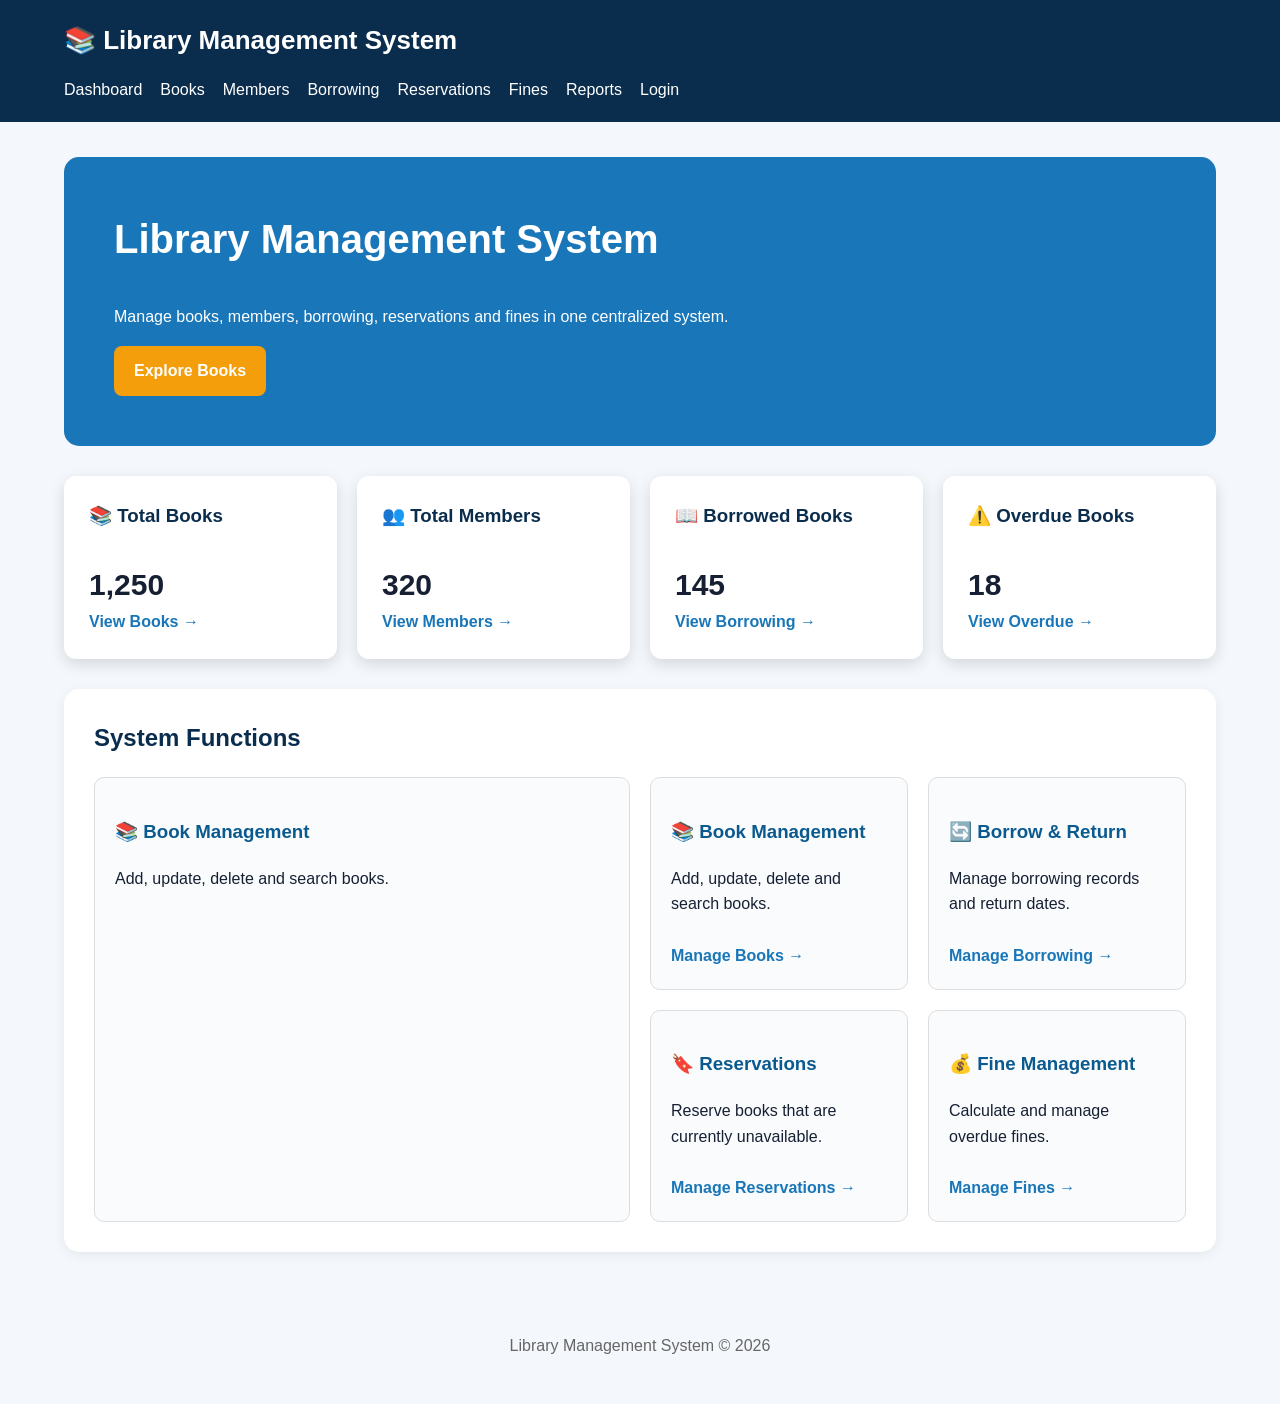
<file: index.html>
<!DOCTYPE html>
<html lang="en">
<head>
    <meta charset="UTF-8">
    <meta name="viewport" content="width=device-width, initial-scale=1.0">
    <title>Library Management System</title>

    <link rel="stylesheet" href="style.css">
</head>

<body>

<header>
    <h1>📚 Library Management System</h1>

    <nav>
        <a href="index.html">Dashboard</a>
        <a href="books.html">Books</a>
        <a href="members.html">Members</a>
        <a href="borrowing.html">Borrowing</a>
        <a href="reservations.html">Reservations</a>
        <a href="fines.html">Fines</a>
        <a href="reports.html">Reports</a>
        <a href="login.html">Login</a>
    </nav>
</header>

<main>

    <section class="hero">
        <h2>Library Management System</h2>
        <p>
            Manage books, members, borrowing, reservations and fines
            in one centralized system.
        </p>

        <a href="books.html" class="button">
            Explore Books
        </a>
    </section>

    <section class="dashboard">

    <a href="books.html" class="card-link">
        <div class="card">
            <h3>📚 Total Books</h3>
            <p>1,250</p>
            <span>View Books →</span>
        </div>
    </a>

    <a href="members.html" class="card-link">
        <div class="card">
            <h3>👥 Total Members</h3>
            <p>320</p>
            <span>View Members →</span>
        </div>
    </a>

    <a href="borrowing.html" class="card-link">
        <div class="card">
            <h3>📖 Borrowed Books</h3>
            <p>145</p>
            <span>View Borrowing →</span>
        </div>
    </a>

    <a href="borrowing.html" class="card-link">
        <div class="card">
            <h3>⚠️ Overdue Books</h3>
            <p>18</p>
            <span>View Overdue →</span>
        </div>
    </a>

</section>

    <section class="content">
        <h2>System Functions</h2>

        <div class="features">

            <div class="feature">
                <h3>📚 Book Management</h3>
                <p>
                    Add, update, delete and search books.
                </p>
            </div>

            <div class="features">

    <a href="books.html" class="feature-link">
        <div class="feature">
            <h3>📚 Book Management</h3>
            <p>Add, update, delete and search books.</p>
            <strong>Manage Books →</strong>
        </div>
    </a>


    <a href="borrowing.html" class="feature-link">
        <div class="feature">
            <h3>🔄 Borrow & Return</h3>
            <p>Manage borrowing records and return dates.</p>
            <strong>Manage Borrowing →</strong>
        </div>
    </a>


    <a href="reservations.html" class="feature-link">
        <div class="feature">
            <h3>🔖 Reservations</h3>
            <p>Reserve books that are currently unavailable.</p>
            <strong>Manage Reservations →</strong>
        </div>
    </a>


    <a href="fines.html" class="feature-link">
        <div class="feature">
            <h3>💰 Fine Management</h3>
            <p>Calculate and manage overdue fines.</p>
            <strong>Manage Fines →</strong>
        </div>
    </a>

</div>

</main>

<footer>
    <p>Library Management System © 2026</p>
</footer>

</body>
</html>
</file>
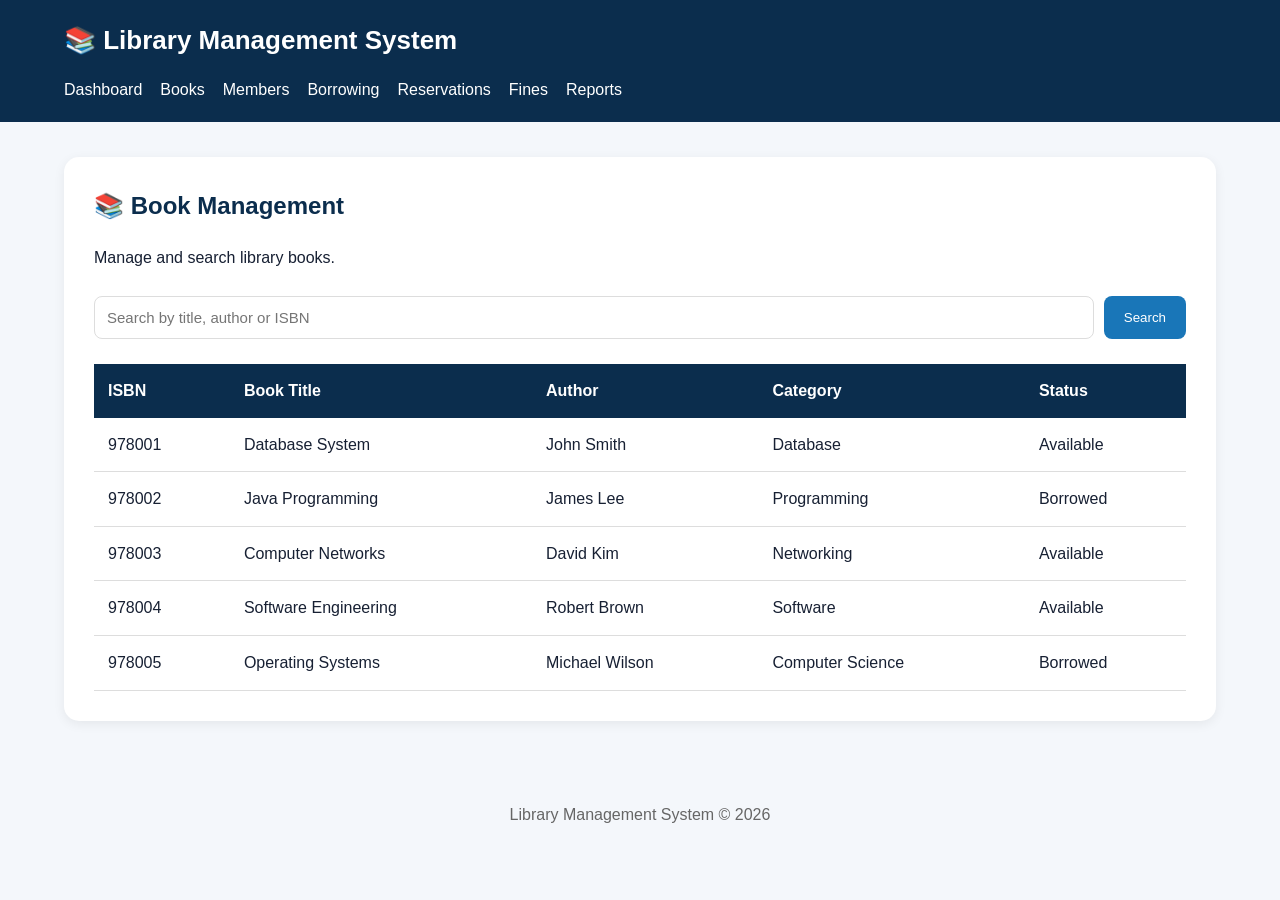
<file: book.html>
<!DOCTYPE html>
<html lang="en">
<head>
    <meta charset="UTF-8">
    <meta name="viewport" content="width=device-width, initial-scale=1.0">

    <title>Books - Library Management System</title>

    <link rel="stylesheet" href="style.css">
</head>

<body>

<header>
    <h1>📚 Library Management System</h1>

    <nav>
        <a href="index.html">Dashboard</a>
        <a href="books.html">Books</a>
        <a href="members.html">Members</a>
        <a href="borrowing.html">Borrowing</a>
        <a href="reservations.html">Reservations</a>
        <a href="fines.html">Fines</a>
        <a href="reports.html">Reports</a>
    </nav>
</header>

<main>

    <section class="content">

        <h2>📚 Book Management</h2>

        <p>Manage and search library books.</p>

        <div class="search-box">
            <input type="text" placeholder="Search by title, author or ISBN">
            <button>Search</button>
        </div>

        <table>
            <thead>
                <tr>
                    <th>ISBN</th>
                    <th>Book Title</th>
                    <th>Author</th>
                    <th>Category</th>
                    <th>Status</th>
                </tr>
            </thead>

            <tbody>

                <tr>
                    <td>978001</td>
                    <td>Database System</td>
                    <td>John Smith</td>
                    <td>Database</td>
                    <td>Available</td>
                </tr>

                <tr>
                    <td>978002</td>
                    <td>Java Programming</td>
                    <td>James Lee</td>
                    <td>Programming</td>
                    <td>Borrowed</td>
                </tr>

                <tr>
                    <td>978003</td>
                    <td>Computer Networks</td>
                    <td>David Kim</td>
                    <td>Networking</td>
                    <td>Available</td>
                </tr>

                <tr>
                    <td>978004</td>
                    <td>Software Engineering</td>
                    <td>Robert Brown</td>
                    <td>Software</td>
                    <td>Available</td>
                </tr>

                <tr>
                    <td>978005</td>
                    <td>Operating Systems</td>
                    <td>Michael Wilson</td>
                    <td>Computer Science</td>
                    <td>Borrowed</td>
                </tr>

            </tbody>
        </table>

    </section>

</main>

<footer>
    <p>Library Management System © 2026</p>
</footer>

</body>
</html>
</file>
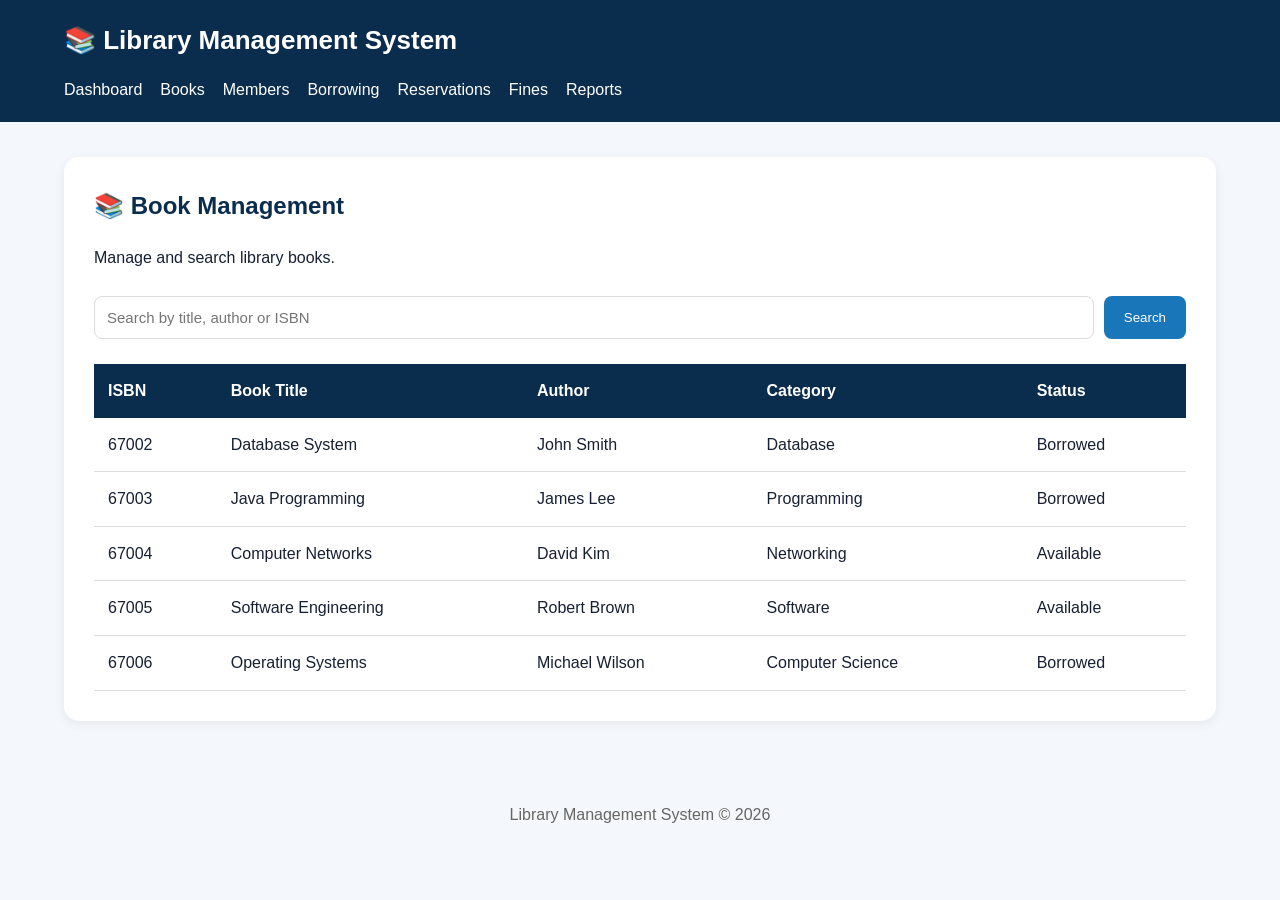
<file: books.html>
<!DOCTYPE html>
<html lang="en">
<head>
    <meta charset="UTF-8">
    <meta name="viewport" content="width=device-width, initial-scale=1.0">

    <title>Books - Library Management System</title>

    <link rel="stylesheet" href="style.css">
</head>

<body>

<header>
    <h1>📚 Library Management System</h1>

    <nav>
        <a href="index.html">Dashboard</a>
        <a href="books.html">Books</a>
        <a href="members.html">Members</a>
        <a href="borrowing.html">Borrowing</a>
        <a href="reservations.html">Reservations</a>
        <a href="fines.html">Fines</a>
        <a href="reports.html">Reports</a>
    </nav>
</header>

<main>

    <section class="content">

        <h2>📚 Book Management</h2>

        <p>Manage and search library books.</p>

        <div class="search-box">
            <input type="text" placeholder="Search by title, author or ISBN">
            <button>Search</button>
        </div>

        <table>
            <thead>
                <tr>
                    <th>ISBN</th>
                    <th>Book Title</th>
                    <th>Author</th>
                    <th>Category</th>
                    <th>Status</th>
                </tr>
            </thead>

            <tbody>

                <tr>
                    <td>67002</td>
                    <td>Database System</td>
                    <td>John Smith</td>
                    <td>Database</td>
                    <td>Borrowed</td>
                </tr>

                <tr>
                    <td>67003</td>
                    <td>Java Programming</td>
                    <td>James Lee</td>
                    <td>Programming</td>
                    <td>Borrowed</td>
                </tr>

                <tr>
                    <td>67004</td>
                    <td>Computer Networks</td>
                    <td>David Kim</td>
                    <td>Networking</td>
                    <td>Available</td>
                </tr>

                <tr>
                    <td>67005</td>
                    <td>Software Engineering</td>
                    <td>Robert Brown</td>
                    <td>Software</td>
                    <td>Available</td>
                </tr>

                <tr>
                    <td>67006</td>
                    <td>Operating Systems</td>
                    <td>Michael Wilson</td>
                    <td>Computer Science</td>
                    <td>Borrowed</td>
                </tr>

            </tbody>
        </table>

    </section>

</main>

<footer>
    <p>Library Management System © 2026</p>
</footer>

</body>
</html>
</file>
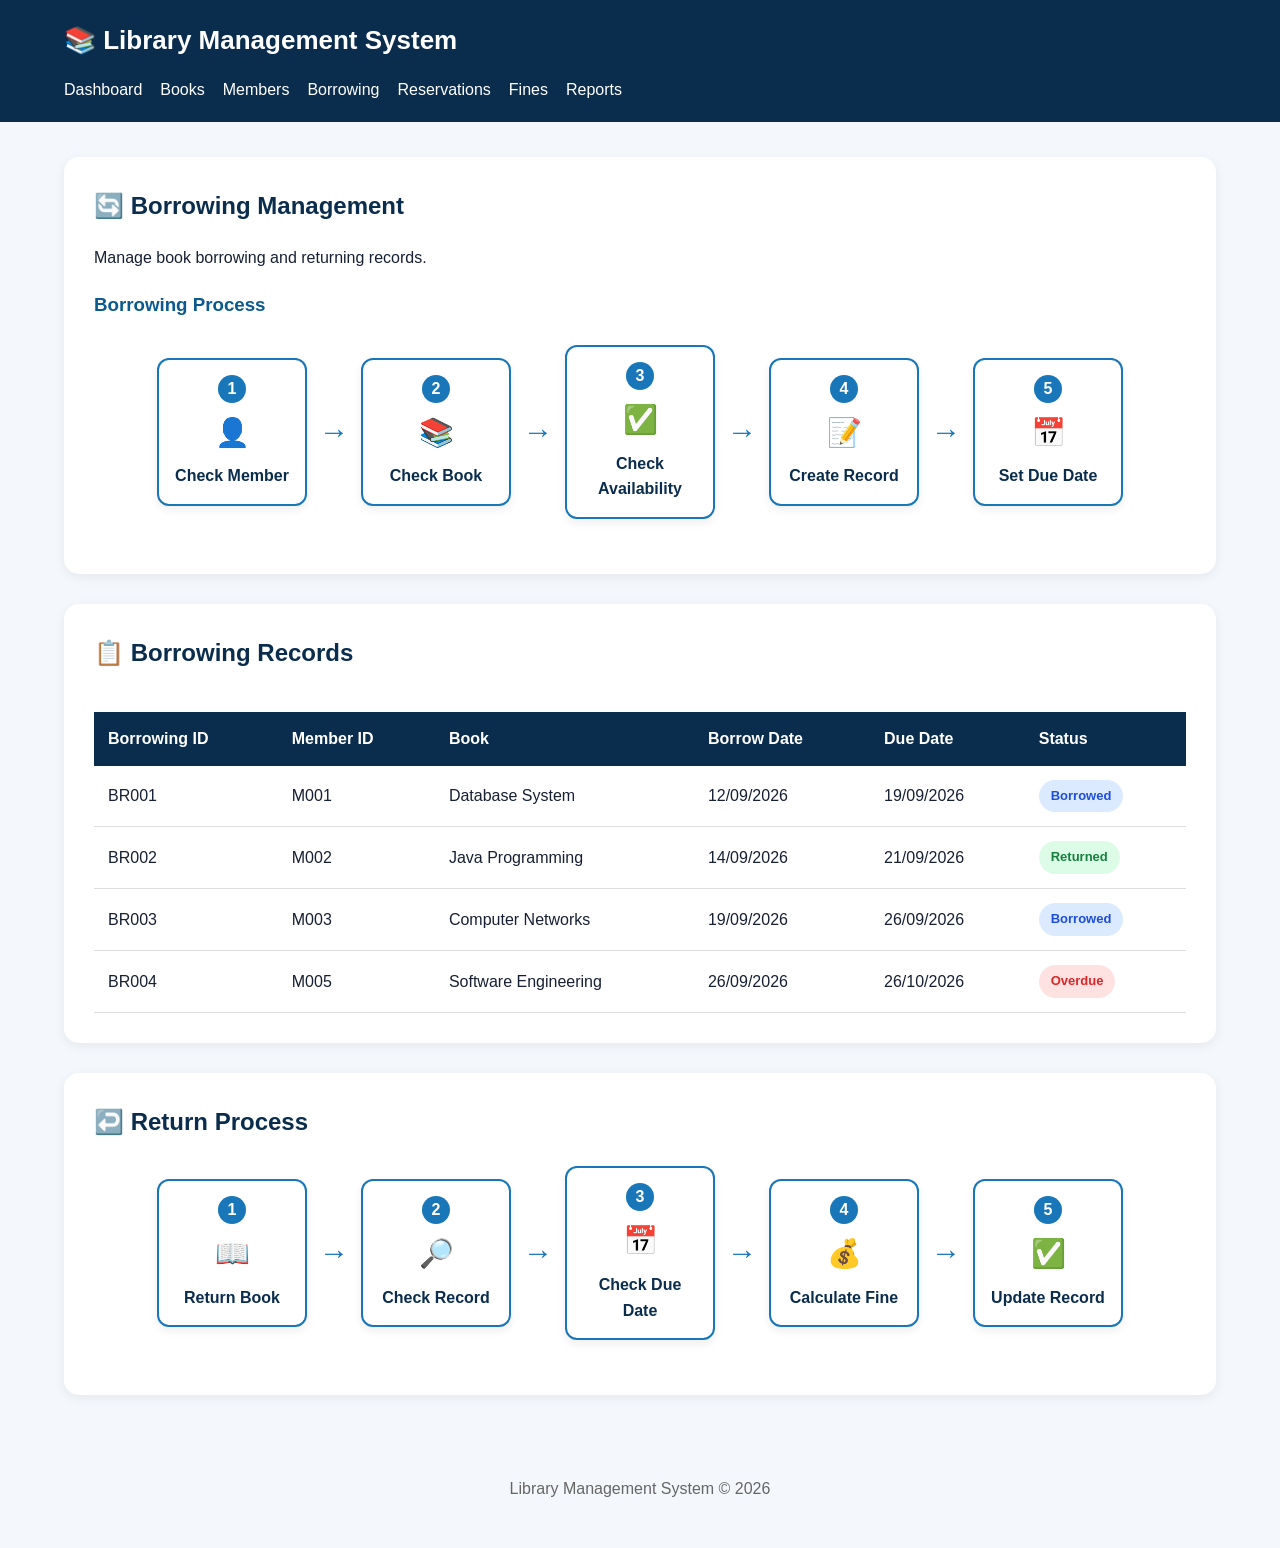
<file: borrowing.html>
<!DOCTYPE html>
<html lang="en">
<head>
    <meta charset="UTF-8">
    <meta name="viewport" content="width=device-width, initial-scale=1.0">
    <title>Borrowing Management</title>
    <link rel="stylesheet" href="style.css">
</head>

<body>

<header>
    <h1>📚 Library Management System</h1>

    <nav>
        <a href="index.html">Dashboard</a>
        <a href="books.html">Books</a>
        <a href="members.html">Members</a>
        <a href="borrowing.html">Borrowing</a>
        <a href="reservations.html">Reservations</a>
        <a href="fines.html">Fines</a>
        <a href="reports.html">Reports</a>
    </nav>
</header>

<main>

    <!-- PAGE TITLE -->
    <section class="content">
        <h2>🔄 Borrowing Management</h2>
        <p>Manage book borrowing and returning records.</p>

        <!-- BORROWING PROCESS -->
        <h3>Borrowing Process</h3>

        <div class="process">

            <div class="process-step">
                <div class="step-number">1</div>
                <div>👤</div>
                <strong>Check Member</strong>
            </div>

            <div class="process-arrow">→</div>

            <div class="process-step">
                <div class="step-number">2</div>
                <div>📚</div>
                <strong>Check Book</strong>
            </div>

            <div class="process-arrow">→</div>

            <div class="process-step">
                <div class="step-number">3</div>
                <div>✅</div>
                <strong>Check Availability</strong>
            </div>

            <div class="process-arrow">→</div>

            <div class="process-step">
                <div class="step-number">4</div>
                <div>📝</div>
                <strong>Create Record</strong>
            </div>

            <div class="process-arrow">→</div>

            <div class="process-step">
                <div class="step-number">5</div>
                <div>📅</div>
                <strong>Set Due Date</strong>
            </div>

        </div>
    </section>


    <!-- BORROWING RECORDS -->
    <section class="content">

        <h2>📋 Borrowing Records</h2>

        <div class="table-container">

            <table>

                <thead>
                    <tr>
                        <th>Borrowing ID</th>
                        <th>Member ID</th>
                        <th>Book</th>
                        <th>Borrow Date</th>
                        <th>Due Date</th>
                        <th>Status</th>
                    </tr>
                </thead>

                <tbody>

                    <tr>
                        <td>BR001</td>
                        <td>M001</td>
                        <td>Database System</td>
                        <td>12/09/2026</td>
                        <td>19/09/2026</td>
                        <td>
                            <span class="status borrowed">Borrowed</span>
                        </td>
                    </tr>

                    <tr>
                        <td>BR002</td>
                        <td>M002</td>
                        <td>Java Programming</td>
                        <td>14/09/2026</td>
                        <td>21/09/2026</td>
                        <td>
                            <span class="status returned">Returned</span>
                        </td>
                    </tr>

                    <tr>
                        <td>BR003</td>
                        <td>M003</td>
                        <td>Computer Networks</td>
                        <td>19/09/2026</td>
                        <td>26/09/2026</td>
                        <td>
                            <span class="status borrowed">Borrowed</span>
                        </td>
                    </tr>

                    <tr>
                        <td>BR004</td>
                        <td>M005</td>
                        <td>Software Engineering</td>
                        <td>26/09/2026</td>
                        <td>26/10/2026</td>
                        <td>
                            <span class="status overdue">Overdue</span>                           
                        </td>
                    </tr>

                </tbody>

            </table>

        </div>

    </section>


    <!-- RETURN PROCESS -->
    <section class="content">

        <h2>↩️ Return Process</h2>

        <div class="process">

            <div class="process-step">
                <div class="step-number">1</div>
                <div>📖</div>
                <strong>Return Book</strong>
            </div>

            <div class="process-arrow">→</div>

            <div class="process-step">
                <div class="step-number">2</div>
                <div>🔎</div>
                <strong>Check Record</strong>
            </div>

            <div class="process-arrow">→</div>

            <div class="process-step">
                <div class="step-number">3</div>
                <div>📅</div>
                <strong>Check Due Date</strong>
            </div>

            <div class="process-arrow">→</div>

            <div class="process-step">
                <div class="step-number">4</div>
                <div>💰</div>
                <strong>Calculate Fine</strong>
            </div>

            <div class="process-arrow">→</div>

            <div class="process-step">
                <div class="step-number">5</div>
                <div>✅</div>
                <strong>Update Record</strong>
            </div>

        </div>

    </section>

</main>


<footer>
    <p>Library Management System © 2026</p>
</footer>

</body>
</html>
</file>
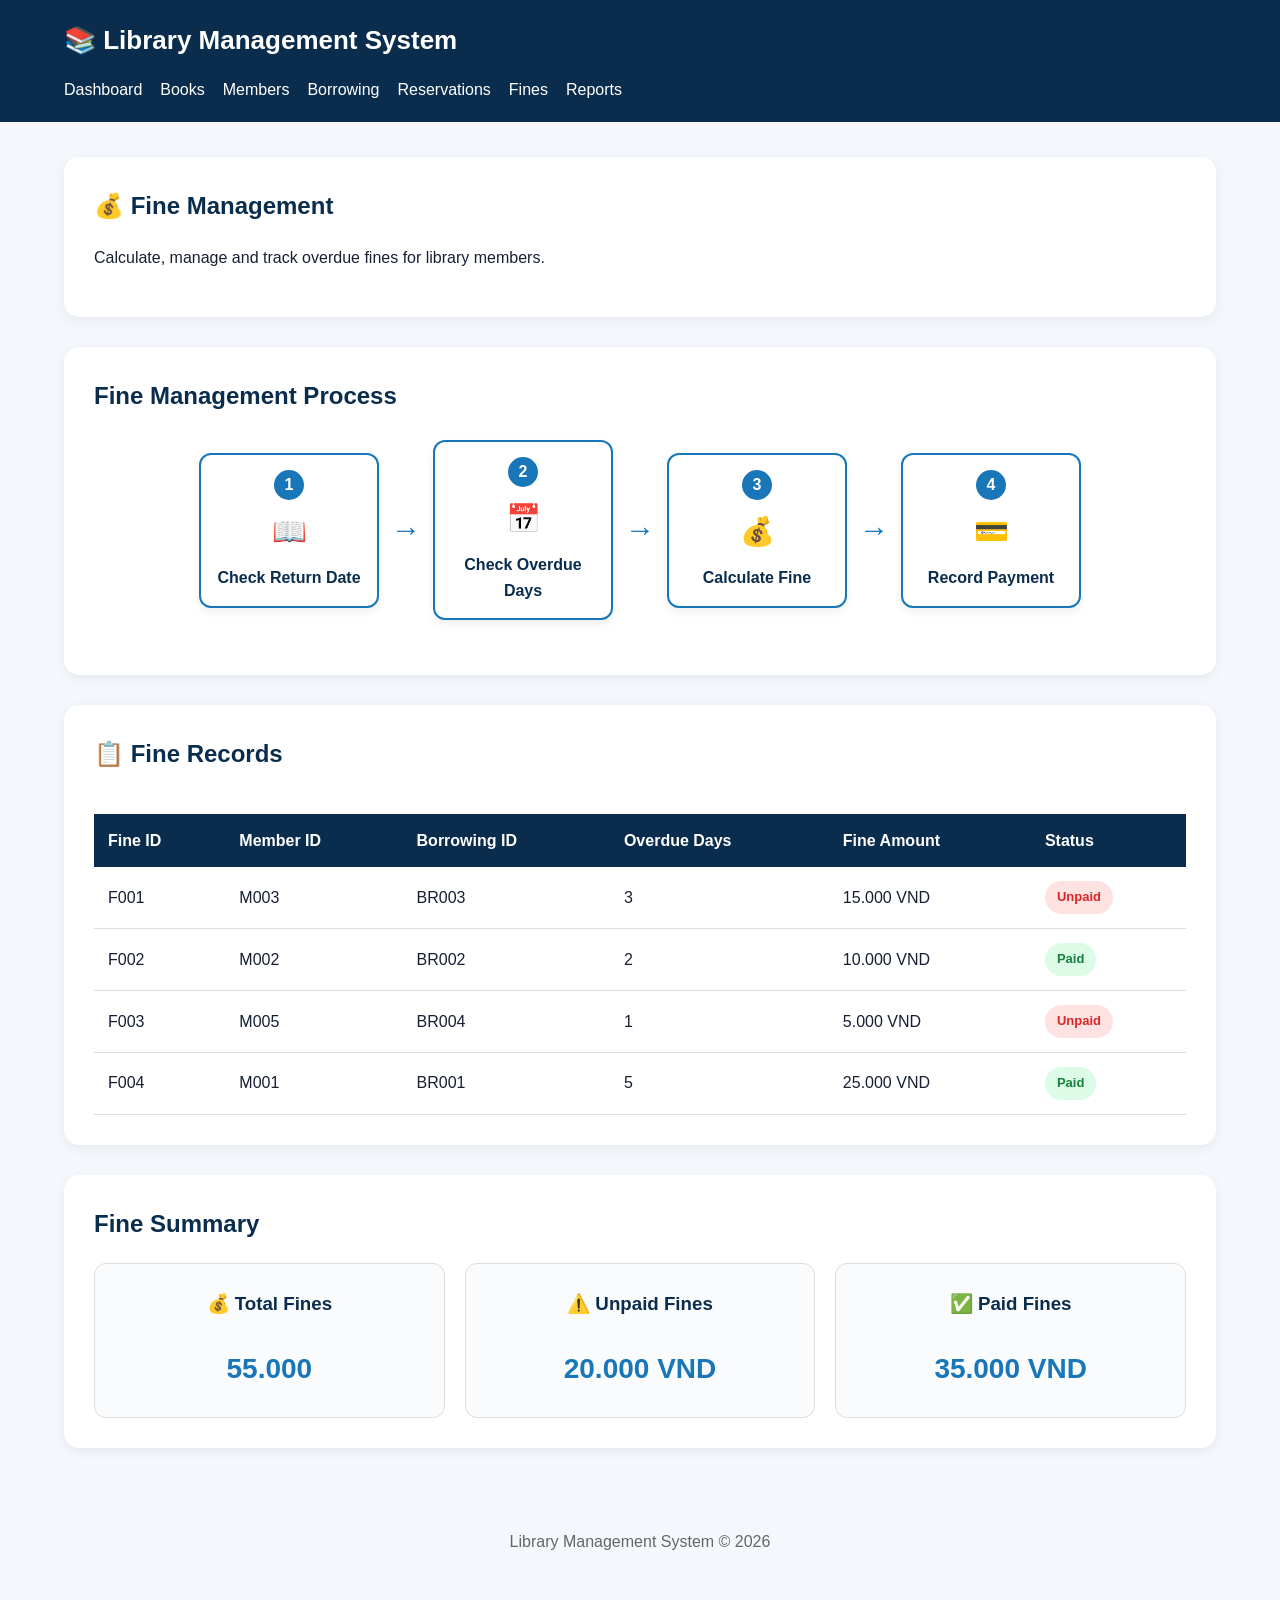
<file: fines.html>
<!DOCTYPE html>
<html lang="en">

<head>
    <meta charset="UTF-8">
    <meta name="viewport" content="width=device-width, initial-scale=1.0">

    <title>Fine Management</title>

    <link rel="stylesheet" href="style.css">
</head>

<body>

<header>

    <h1>📚 Library Management System</h1>

    <nav>
        <a href="index.html">Dashboard</a>
        <a href="books.html">Books</a>
        <a href="members.html">Members</a>
        <a href="borrowing.html">Borrowing</a>
        <a href="reservations.html">Reservations</a>
        <a href="fines.html">Fines</a>
        <a href="reports.html">Reports</a>
    </nav>

</header>


<main>

    <!-- PAGE INTRODUCTION -->

    <section class="content">

        <h2>💰 Fine Management</h2>

        <p>
            Calculate, manage and track overdue fines for library members.
        </p>

    </section>


    <!-- FINE PROCESS -->

    <section class="content">

        <h2>Fine Management Process</h2>

        <div class="fine-process">

            <div class="fine-step">

                <div class="fine-number">1</div>

                <div class="fine-icon">📖</div>

                <strong>Check Return Date</strong>

            </div>


            <div class="fine-arrow">→</div>


            <div class="fine-step">

                <div class="fine-number">2</div>

                <div class="fine-icon">📅</div>

                <strong>Check Overdue Days</strong>

            </div>


            <div class="fine-arrow">→</div>


            <div class="fine-step">

                <div class="fine-number">3</div>

                <div class="fine-icon">💰</div>

                <strong>Calculate Fine</strong>

            </div>


            <div class="fine-arrow">→</div>


            <div class="fine-step">

                <div class="fine-number">4</div>

                <div class="fine-icon">💳</div>

                <strong>Record Payment</strong>

            </div>

        </div>

    </section>


    <!-- FINE RECORDS -->

    <section class="content">

        <h2>📋 Fine Records</h2>

        <div class="table-container">

            <table>

                <thead>

                    <tr>

                        <th>Fine ID</th>

                        <th>Member ID</th>

                        <th>Borrowing ID</th>

                        <th>Overdue Days</th>

                        <th>Fine Amount</th>

                        <th>Status</th>

                    </tr>

                </thead>


                <tbody>

                    <tr>

                        <td>F001</td>

                        <td>M003</td>

                        <td>BR003</td>

                        <td>3</td>

                        <td>15.000 VND</td>

                        <td>
                            <span class="fine-status unpaid">
                                Unpaid
                            </span>
                        </td>

                    </tr>


                    <tr>

                        <td>F002</td>

                        <td>M002</td>

                        <td>BR002</td>

                        <td>2</td>

                        <td>10.000 VND</td>

                        <td>
                            <span class="fine-status paid">
                                Paid
                            </span>
                        </td>

                    </tr>


                    <tr>

                        <td>F003</td>

                        <td>M005</td>

                        <td>BR004</td>

                        <td>1</td>

                        <td>5.000 VND</td>

                        <td>
                            <span class="fine-status unpaid">
                                Unpaid
                            </span>
                        </td>

                    </tr>


                    <tr>

                        <td>F004</td>

                        <td>M001</td>

                        <td>BR001</td>

                        <td>5</td>

                        <td>25.000 VND</td>

                        <td>
                            <span class="fine-status paid">
                                Paid
                            </span>
                        </td>

                    </tr>

                </tbody>

            </table>

        </div>

    </section>


    <!-- FINE SUMMARY -->

    <section class="content">

        <h2>Fine Summary</h2>

        <div class="fine-summary">

            <div class="fine-card">

                <h3>💰 Total Fines</h3>

                <p>55.000 </p>

            </div>


            <div class="fine-card">

                <h3>⚠️ Unpaid Fines</h3>

                <p>20.000 VND</p>

            </div>


            <div class="fine-card">

                <h3>✅ Paid Fines</h3>

                <p>35.000 VND</p>

            </div>

        </div>

    </section>

</main>


<footer>

    <p>Library Management System © 2026</p>

</footer>

</body>

</html>
</file>
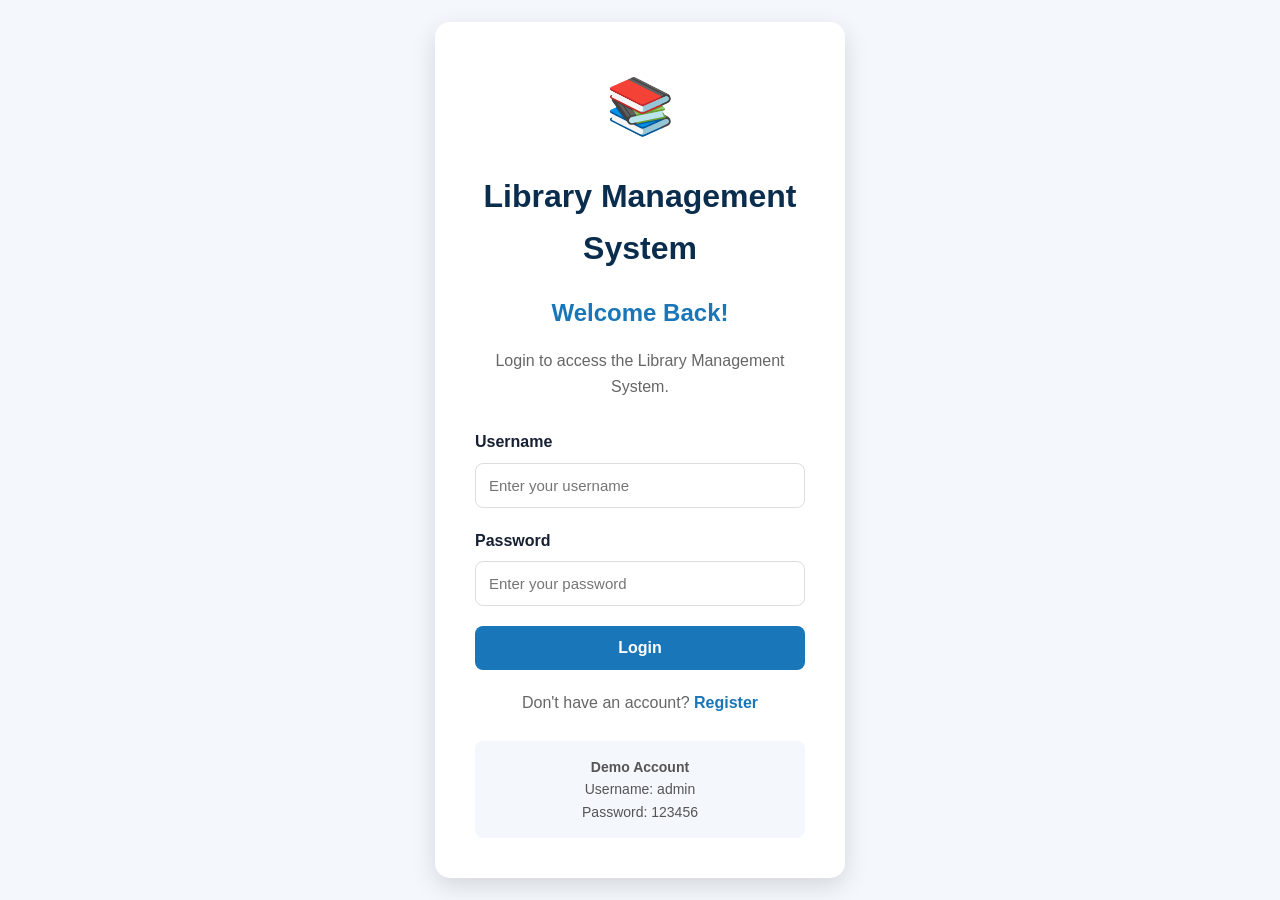
<file: login.html>
<!DOCTYPE html>
<html lang="en">
<head>
    <meta charset="UTF-8">
    <meta name="viewport" content="width=device-width, initial-scale=1.0">

    <title>Login - Library Management System</title>

    <link rel="stylesheet" href="style.css">
</head>

<body class="login-page">

    <div class="login-container">

        <div class="login-card">

            <div class="login-logo">📚</div>

            <h1>Library Management System</h1>

            <!-- LOGIN -->
            <div id="loginSection">

                <h2>Welcome Back!</h2>

                <p class="login-description">
                    Login to access the Library Management System.
                </p>

                <form id="loginForm">

                    <label for="loginUsername">Username</label>

                    <input
                        type="text"
                        id="loginUsername"
                        placeholder="Enter your username"
                        required
                    >

                    <label for="loginPassword">Password</label>

                    <input
                        type="password"
                        id="loginPassword"
                        placeholder="Enter your password"
                        required
                    >

                    <button type="submit" class="login-button">
                        Login
                    </button>

                    <p id="loginMessage"></p>

                </form>

                <p class="switch-text">
                    Don't have an account?
                    <a href="#" id="showRegister">Register</a>
                </p>

                <div class="demo-account">
                    <strong>Demo Account</strong>
                    <br>
                    Username: admin
                    <br>
                    Password: 123456
                </div>

            </div>


            <!-- REGISTER -->
            <div id="registerSection" style="display: none;">

                <h2>Create Account</h2>

                <p class="login-description">
                    Register a new library account.
                </p>

                <form id="registerForm">

                    <label for="registerName">Full Name</label>

                    <input
                        type="text"
                        id="registerName"
                        placeholder="Enter your full name"
                        required
                    >

                    <label for="registerUsername">Username</label>

                    <input
                        type="text"
                        id="registerUsername"
                        placeholder="Create a username"
                        required
                    >

                    <label for="registerEmail">Email</label>

                    <input
                        type="email"
                        id="registerEmail"
                        placeholder="Enter your email"
                        required
                    >

                    <label for="registerPassword">Password</label>

                    <input
                        type="password"
                        id="registerPassword"
                        placeholder="Create a password"
                        required
                    >

                    <label for="confirmPassword">Confirm Password</label>

                    <input
                        type="password"
                        id="confirmPassword"
                        placeholder="Confirm your password"
                        required
                    >

                    <button type="submit" class="login-button">
                        Register
                    </button>

                    <p id="registerMessage"></p>

                </form>

                <p class="switch-text">
                    Already have an account?
                    <a href="#" id="showLogin">Login</a>
                </p>

            </div>

        </div>

    </div>


    <script>

        /* =========================
           SWITCH LOGIN / REGISTER
        ========================= */

        const loginSection = document.getElementById("loginSection");
        const registerSection = document.getElementById("registerSection");

        document.getElementById("showRegister").addEventListener("click", function(event) {

            event.preventDefault();

            loginSection.style.display = "none";
            registerSection.style.display = "block";

        });


        document.getElementById("showLogin").addEventListener("click", function(event) {

            event.preventDefault();

            registerSection.style.display = "none";
            loginSection.style.display = "block";

        });


        /* =========================
           LOGIN
        ========================= */

        document.getElementById("loginForm").addEventListener("submit", function(event) {

            event.preventDefault();

            const username = document.getElementById("loginUsername").value;
            const password = document.getElementById("loginPassword").value;

            const message = document.getElementById("loginMessage");


            /* Default admin account */

            if (username === "admin" && password === "123456") {

                message.textContent = "Login successful!";
                message.style.color = "green";

                setTimeout(function() {

                    window.location.href = "index.html";

                }, 800);

                return;
            }


            /* Check registered account */

            const users = JSON.parse(localStorage.getItem("libraryUsers")) || [];

            const user = users.find(function(account) {

                return account.username === username &&
                       account.password === password;

            });


            if (user) {

                message.textContent = "Login successful!";
                message.style.color = "green";

                setTimeout(function() {

                    window.location.href = "index.html";

                }, 800);

            } else {

                message.textContent = "Invalid username or password.";
                message.style.color = "red";

            }

        });


        /* =========================
           REGISTER
        ========================= */

        document.getElementById("registerForm").addEventListener("submit", function(event) {

            event.preventDefault();

            const name = document.getElementById("registerName").value;
            const username = document.getElementById("registerUsername").value;
            const email = document.getElementById("registerEmail").value;
            const password = document.getElementById("registerPassword").value;
            const confirmPassword = document.getElementById("confirmPassword").value;

            const message = document.getElementById("registerMessage");


            /* Check password */

            if (password !== confirmPassword) {

                message.textContent = "Passwords do not match.";
                message.style.color = "red";

                return;
            }


            /* Get existing users */

            const users = JSON.parse(localStorage.getItem("libraryUsers")) || [];


            /* Check username */

            const existingUser = users.find(function(account) {

                return account.username === username;

            });


            if (existingUser) {

                message.textContent = "Username already exists.";
                message.style.color = "red";

                return;
            }


            /* Create new account */

            const newUser = {

                name: name,
                username: username,
                email: email,
                password: password

            };


            users.push(newUser);

            localStorage.setItem("libraryUsers", JSON.stringify(users));


            message.textContent = "Registration successful! You can now login.";
            message.style.color = "green";


            /* Clear form */

            document.getElementById("registerForm").reset();


            /* Go back to Login */

            setTimeout(function() {

                registerSection.style.display = "none";
                loginSection.style.display = "block";

            }, 1200);

        });

    </script>

</body>
</html>
</file>
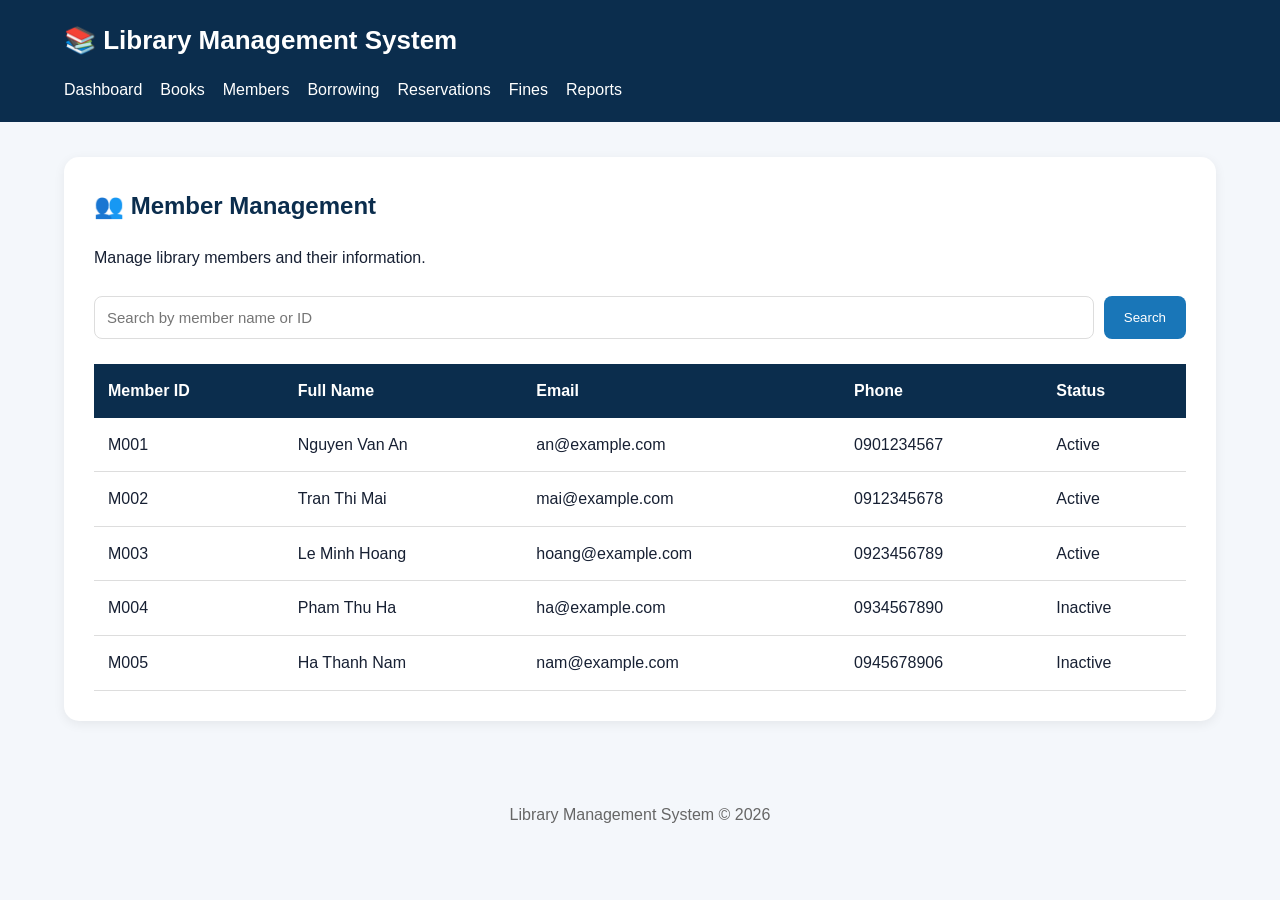
<file: members.html>
<!DOCTYPE html>
<html lang="en">
<head>
    <meta charset="UTF-8">
    <meta name="viewport" content="width=device-width, initial-scale=1.0">

    <title>Members - Library Management System</title>

    <link rel="stylesheet" href="style.css">
</head>

<body>

<header>
    <h1>📚 Library Management System</h1>

    <nav>
        <a href="index.html">Dashboard</a>
        <a href="books.html">Books</a>
        <a href="members.html">Members</a>
        <a href="borrowing.html">Borrowing</a>
        <a href="reservations.html">Reservations</a>
        <a href="fines.html">Fines</a>
        <a href="reports.html">Reports</a>
    </nav>
</header>

<main>

    <section class="content">

        <h2>👥 Member Management</h2>

        <p>Manage library members and their information.</p>

        <div class="search-box">
            <input type="text" placeholder="Search by member name or ID">
            <button>Search</button>
        </div>

        <table>
            <thead>
                <tr>
                    <th>Member ID</th>
                    <th>Full Name</th>
                    <th>Email</th>
                    <th>Phone</th>
                    <th>Status</th>
                </tr>
            </thead>

            <tbody>

                <tr>
                    <td>M001</td>
                    <td>Nguyen Van An</td>
                    <td>an@example.com</td>
                    <td>0901234567</td>
                    <td>Active</td>
                </tr>

                <tr>
                    <td>M002</td>
                    <td>Tran Thi Mai</td>
                    <td>mai@example.com</td>
                    <td>0912345678</td>
                    <td>Active</td>
                </tr>

                <tr>
                    <td>M003</td>
                    <td>Le Minh Hoang</td>
                    <td>hoang@example.com</td>
                    <td>0923456789</td>
                    <td>Active</td>
                </tr>

                <tr>
                    <td>M004</td>
                    <td>Pham Thu Ha</td>
                    <td>ha@example.com</td>
                    <td>0934567890</td>
                    <td>Inactive</td>
                </tr>

                <tr>
                    <td>M005</td>
                    <td>Ha Thanh Nam</td>
                    <td>nam@example.com</td>
                    <td>0945678906</td>
                    <td>Inactive</td>
                </tr>

            </tbody>
        </table>

    </section>

</main>

<footer>
    <p>Library Management System © 2026</p>
</footer>

</body>
</html>
</file>
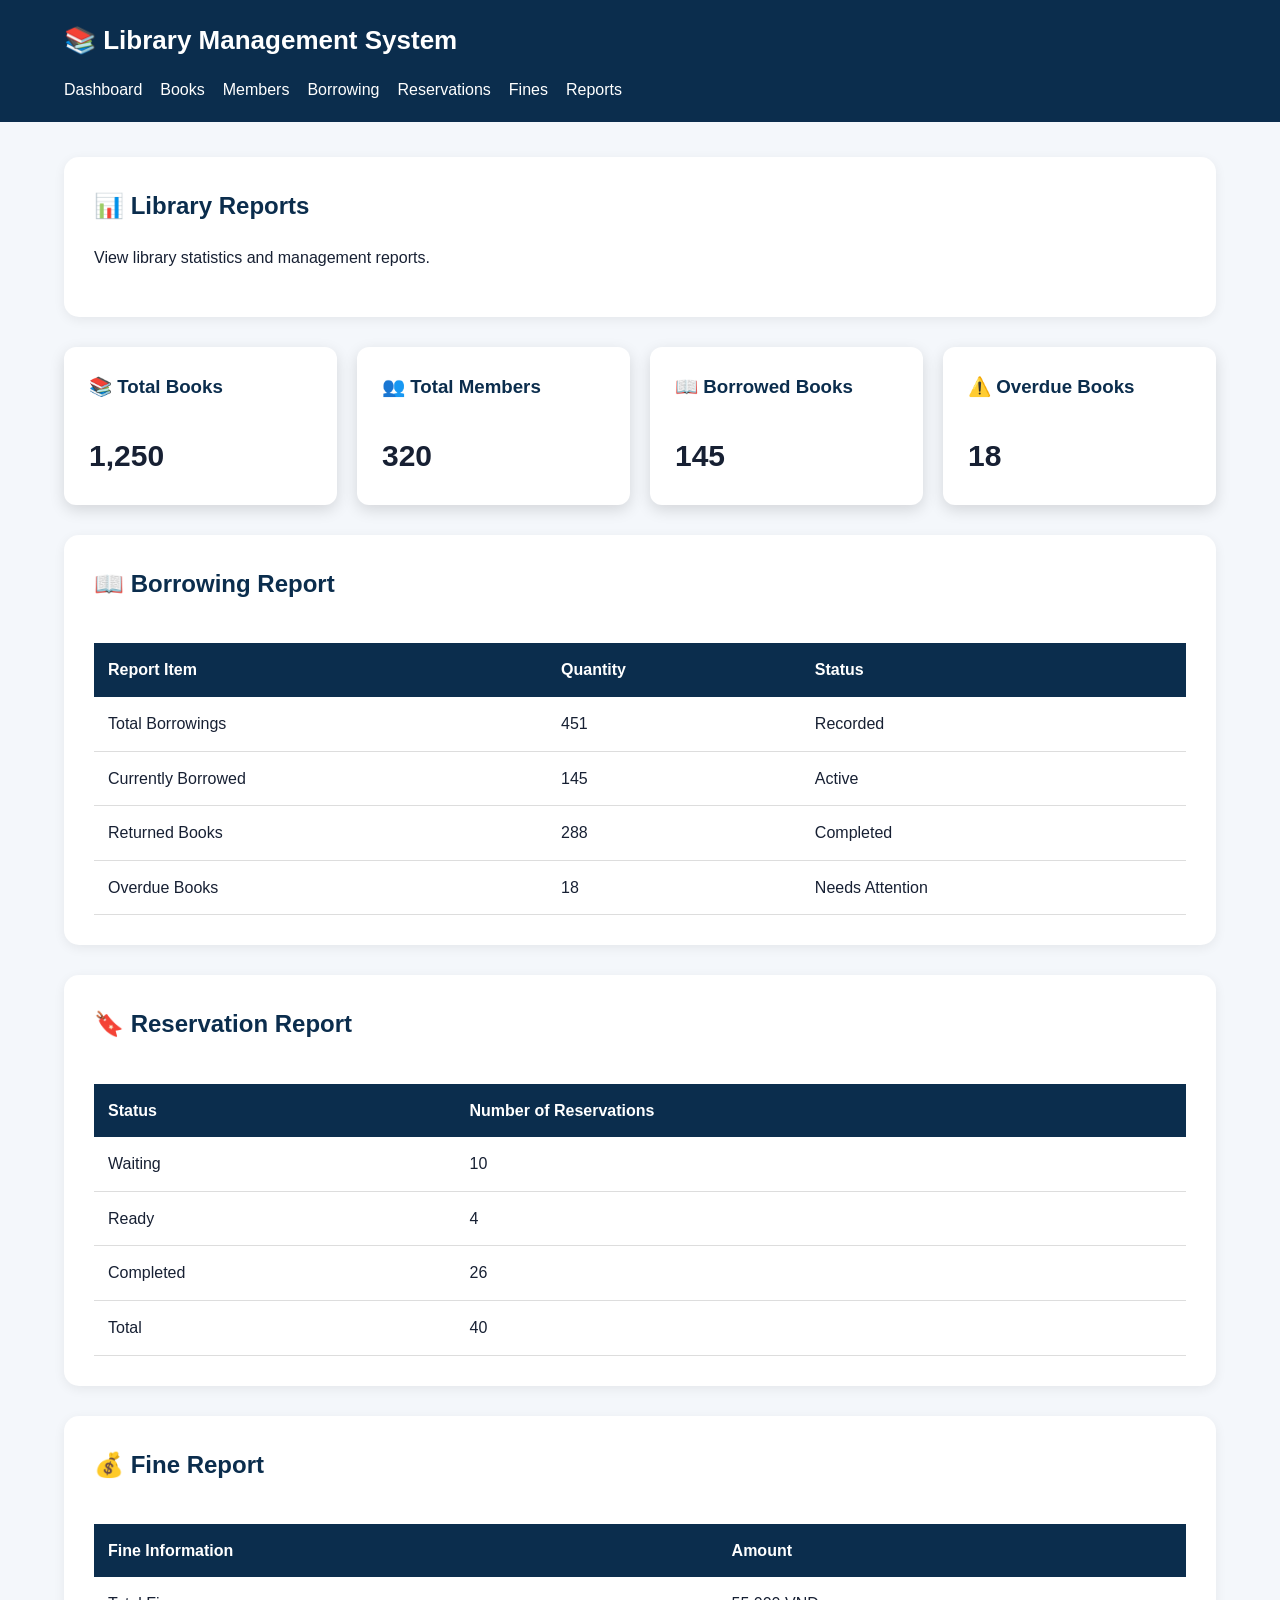
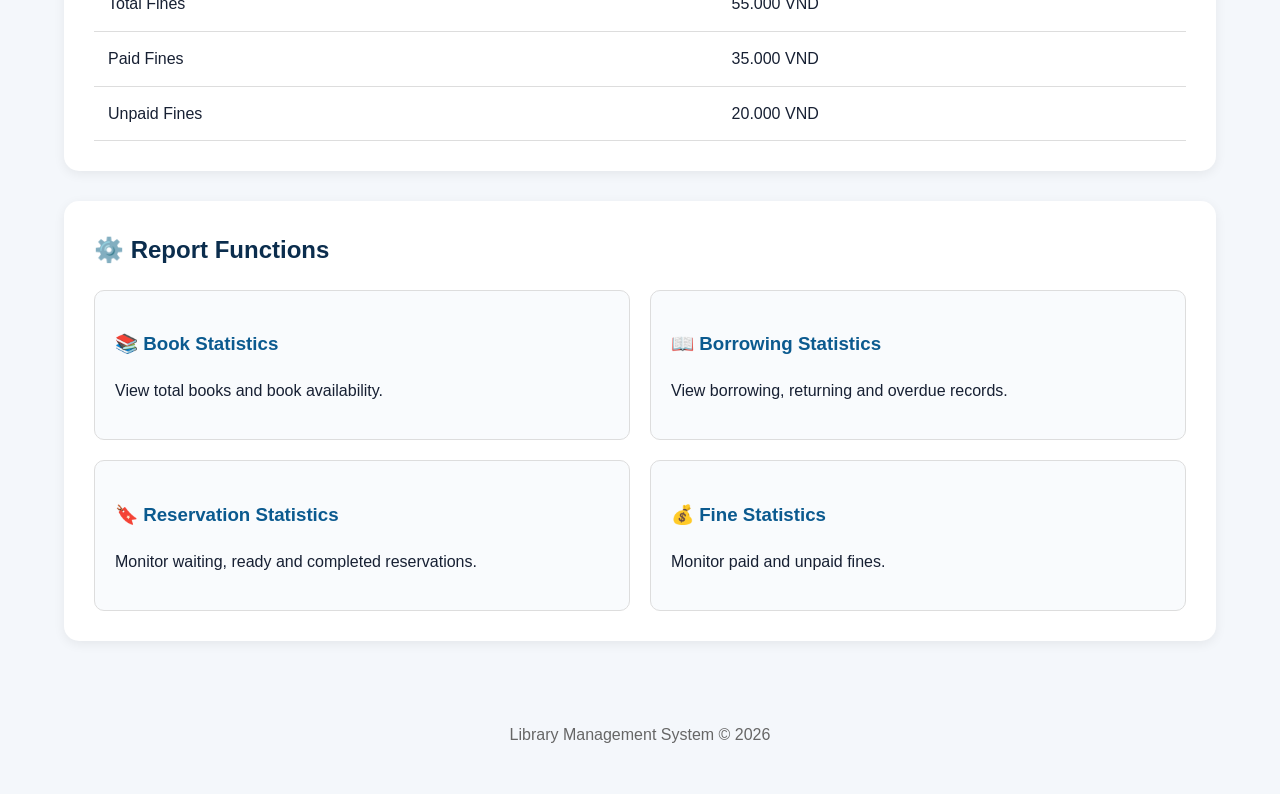
<file: reports.html>
<!DOCTYPE html>
<html lang="en">

<head>
    <meta charset="UTF-8">
    <meta name="viewport" content="width=device-width, initial-scale=1.0">

    <title>Reports</title>

    <link rel="stylesheet" href="style.css">
</head>

<body>

<header>

    <h1>📚 Library Management System</h1>

    <nav>
        <a href="index.html">Dashboard</a>
        <a href="books.html">Books</a>
        <a href="members.html">Members</a>
        <a href="borrowing.html">Borrowing</a>
        <a href="reservations.html">Reservations</a>
        <a href="fines.html">Fines</a>
        <a href="reports.html">Reports</a>
    </nav>

</header>


<main>

    <!-- PAGE INTRODUCTION -->

    <section class="content">

        <h2>📊 Library Reports</h2>

        <p>
            View library statistics and management reports.
        </p>

    </section>


    <!-- STATISTICS -->

    <section class="dashboard">

        <div class="card">

            <h3>📚 Total Books</h3>

            <p>1,250</p>

        </div>


        <div class="card">

            <h3>👥 Total Members</h3>

            <p>320</p>

        </div>


        <div class="card">

            <h3>📖 Borrowed Books</h3>

            <p>145</p>

        </div>


        <div class="card">

            <h3>⚠️ Overdue Books</h3>

            <p>18</p>

        </div>

    </section>


    <!-- BORROWING REPORT -->

    <section class="content">

        <h2>📖 Borrowing Report</h2>

        <div class="table-container">

            <table>

                <thead>

                    <tr>

                        <th>Report Item</th>
                        <th>Quantity</th>
                        <th>Status</th>

                    </tr>

                </thead>


                <tbody>

                    <tr>

                        <td>Total Borrowings</td>
                        <td>451</td>
                        <td>Recorded</td>

                    </tr>


                    <tr>

                        <td>Currently Borrowed</td>
                        <td>145</td>
                        <td>Active</td>

                    </tr>


                    <tr>

                        <td>Returned Books</td>
                        <td>288</td>
                        <td>Completed</td>

                    </tr>


                    <tr>

                        <td>Overdue Books</td>
                        <td>18</td>
                        <td>Needs Attention</td>

                    </tr>

                </tbody>

            </table>

        </div>

    </section>


    <!-- RESERVATION REPORT -->

    <section class="content">

        <h2>🔖 Reservation Report</h2>

        <div class="table-container">

            <table>

                <thead>

                    <tr>

                        <th>Status</th>
                        <th>Number of Reservations</th>

                    </tr>

                </thead>


                <tbody>

                    <tr>

                        <td>Waiting</td>
                        <td>10</td>

                    </tr>


                    <tr>

                        <td>Ready</td>
                        <td>4</td>

                    </tr>


                    <tr>

                        <td>Completed</td>
                        <td>26</td>

                    </tr>


                    <tr>

                        <td>Total</td>
                        <td>40</td>

                    </tr>

                </tbody>

            </table>

        </div>

    </section>


    <!-- FINE REPORT -->

    <section class="content">

        <h2>💰 Fine Report</h2>

        <div class="table-container">

            <table>

                <thead>

                    <tr>

                        <th>Fine Information</th>
                        <th>Amount</th>

                    </tr>

                </thead>


                <tbody>

                    <tr>

                        <td>Total Fines</td>
                        <td>55.000 VND</td>

                    </tr>


                    <tr>

                        <td>Paid Fines</td>
                        <td>35.000 VND</td>

                    </tr>


                    <tr>

                        <td>Unpaid Fines</td>
                        <td>20.000 VND</td>

                    </tr>

                </tbody>

            </table>

        </div>

    </section>


    <!-- REPORT FUNCTIONS -->

    <section class="content">

        <h2>⚙️ Report Functions</h2>

        <div class="features">

            <div class="feature">

                <h3>📚 Book Statistics</h3>

                <p>
                    View total books and book availability.
                </p>

            </div>


            <div class="feature">

                <h3>📖 Borrowing Statistics</h3>

                <p>
                    View borrowing, returning and overdue records.
                </p>

            </div>


            <div class="feature">

                <h3>🔖 Reservation Statistics</h3>

                <p>
                    Monitor waiting, ready and completed reservations.
                </p>

            </div>


            <div class="feature">

                <h3>💰 Fine Statistics</h3>

                <p>
                    Monitor paid and unpaid fines.
                </p>

            </div>

        </div>

    </section>

</main>


<footer>

    <p>Library Management System © 2026</p>

</footer>

</body>

</html>
</file>
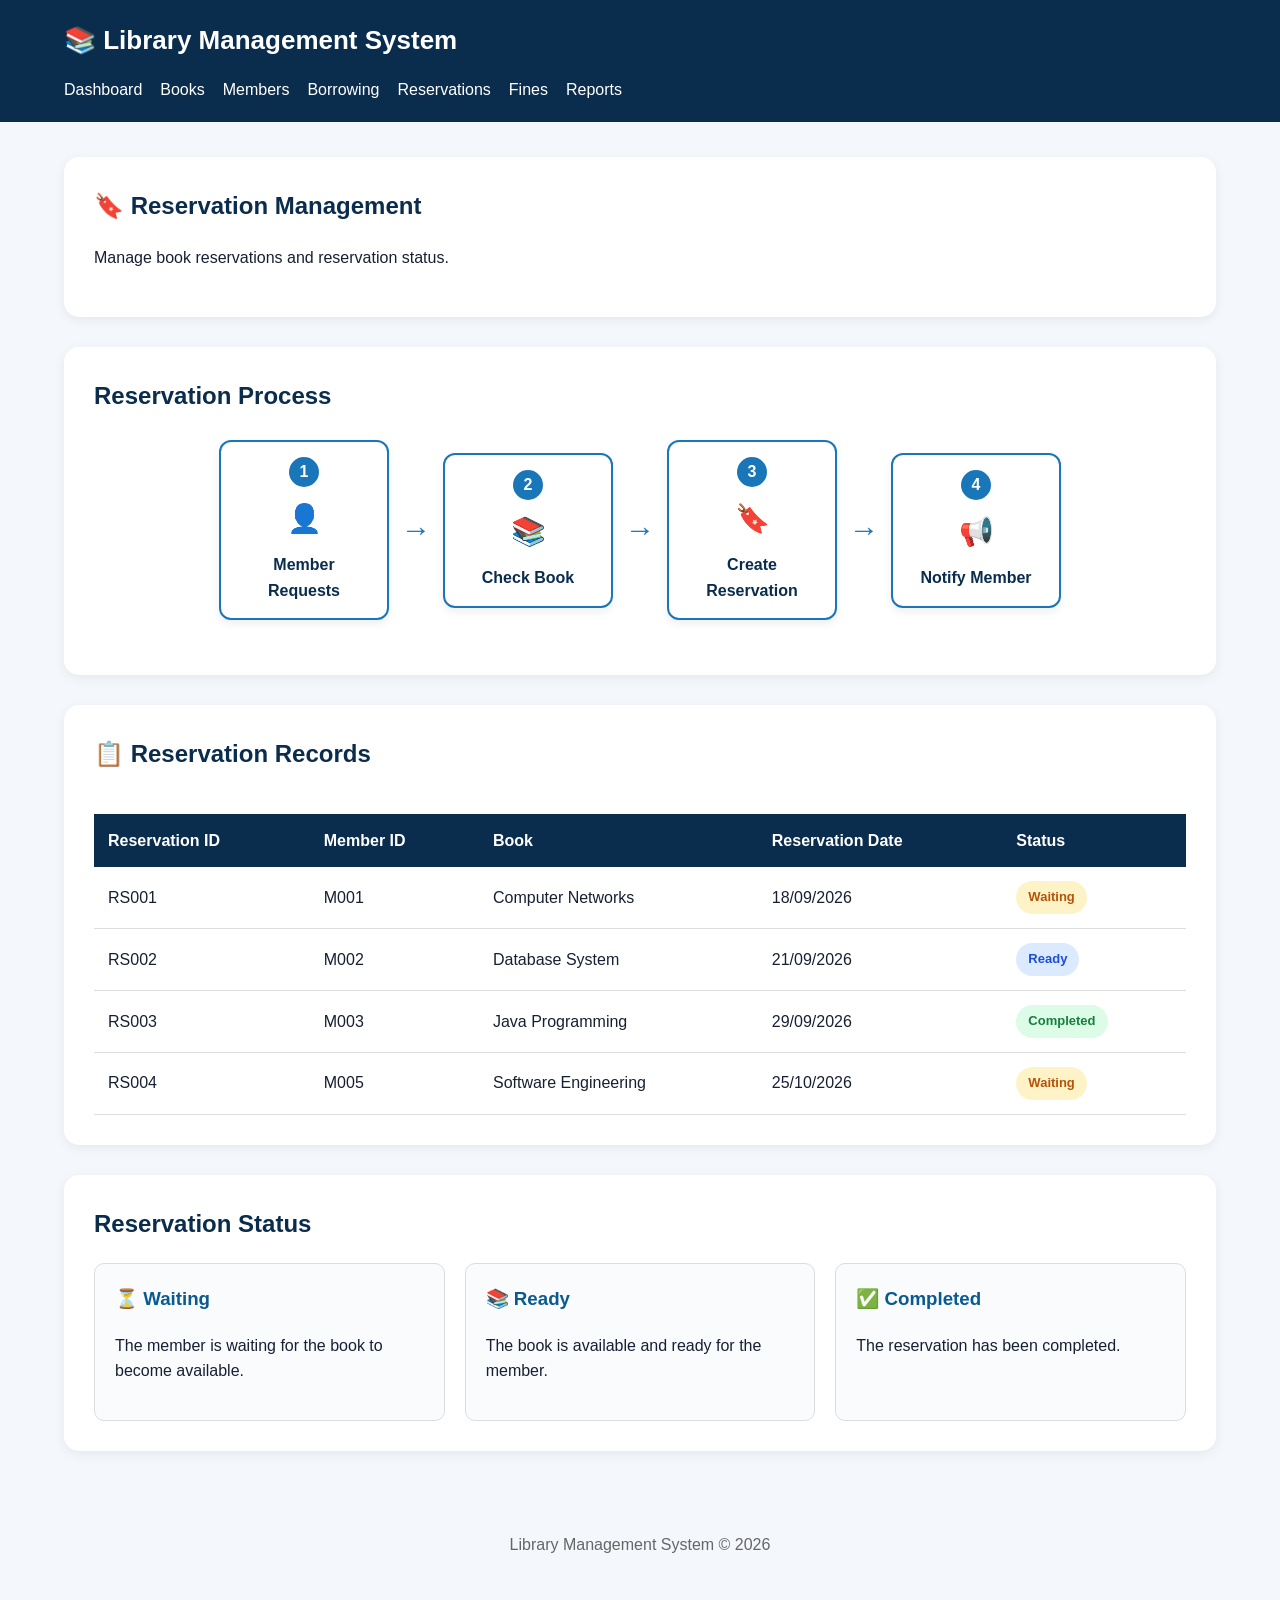
<file: reservations.html>
<!DOCTYPE html>
<html lang="en">

<head>
    <meta charset="UTF-8">
    <meta name="viewport" content="width=device-width, initial-scale=1.0">

    <title>Reservations</title>

    <link rel="stylesheet" href="style.css">
</head>

<body>

<header>

    <h1>📚 Library Management System</h1>

    <nav>
        <a href="index.html">Dashboard</a>
        <a href="books.html">Books</a>
        <a href="members.html">Members</a>
        <a href="borrowing.html">Borrowing</a>
        <a href="reservations.html">Reservations</a>
        <a href="fines.html">Fines</a>
        <a href="reports.html">Reports</a>
    </nav>

</header>


<main>

    <!-- PAGE INTRODUCTION -->

    <section class="content">

        <h2>🔖 Reservation Management</h2>

        <p>
            Manage book reservations and reservation status.
        </p>

    </section>


    <!-- RESERVATION PROCESS -->

    <section class="content">

        <h2>Reservation Process</h2>

        <div class="reservation-process">

            <div class="reservation-step">

                <div class="reservation-number">1</div>

                <div class="reservation-icon">👤</div>

                <strong>Member Requests</strong>

            </div>


            <div class="reservation-arrow">→</div>


            <div class="reservation-step">

                <div class="reservation-number">2</div>

                <div class="reservation-icon">📚</div>

                <strong>Check Book</strong>

            </div>


            <div class="reservation-arrow">→</div>


            <div class="reservation-step">

                <div class="reservation-number">3</div>

                <div class="reservation-icon">🔖</div>

                <strong>Create Reservation</strong>

            </div>


            <div class="reservation-arrow">→</div>


            <div class="reservation-step">

                <div class="reservation-number">4</div>

                <div class="reservation-icon">📢</div>

                <strong>Notify Member</strong>

            </div>

        </div>

    </section>


    <!-- RESERVATION RECORDS -->

    <section class="content">

        <h2>📋 Reservation Records</h2>

        <div class="table-container">

            <table>

                <thead>

                    <tr>

                        <th>Reservation ID</th>

                        <th>Member ID</th>

                        <th>Book</th>

                        <th>Reservation Date</th>

                        <th>Status</th>

                    </tr>

                </thead>


                <tbody>

                    <tr>

                        <td>RS001</td>

                        <td>M001</td>

                        <td>Computer Networks</td>

                        <td>18/09/2026</td>

                        <td>
                            <span class="reservation-status waiting">
                                Waiting
                            </span>
                        </td>

                    </tr>


                    <tr>

                        <td>RS002</td>

                        <td>M002</td>

                        <td>Database System</td>

                        <td>21/09/2026</td>

                        <td>
                            <span class="reservation-status ready">
                                Ready
                            </span>
                        </td>

                    </tr>


                    <tr>

                        <td>RS003</td>

                        <td>M003</td>

                        <td>Java Programming</td>

                        <td>29/09/2026</td>

                        <td>
                            <span class="reservation-status completed">
                                Completed
                            </span>
                        </td>

                    </tr>


                    <tr>

                        <td>RS004</td>

                        <td>M005</td>

                        <td>Software Engineering</td>

                        <td>25/10/2026</td>

                        <td>
                            <span class="reservation-status waiting">
                                Waiting
                            </span>
                        </td>

                    </tr>

                </tbody>

            </table>

        </div>

    </section>


    <!-- RESERVATION STATUS -->

    <section class="content">

        <h2>Reservation Status</h2>

        <div class="reservation-info">

            <div class="info-box">

                <h3>⏳ Waiting</h3>

                <p>
                    The member is waiting for the book to become available.
                </p>

            </div>


            <div class="info-box">

                <h3>📚 Ready</h3>

                <p>
                    The book is available and ready for the member.
                </p>

            </div>


            <div class="info-box">

                <h3>✅ Completed</h3>

                <p>
                    The reservation has been completed.
                </p>

            </div>

        </div>

    </section>

</main>


<footer>

    <p>Library Management System © 2026</p>

</footer>

</body>

</html>
</file>
<file: style.css>
/* =====================================================
   LIBRARY MANAGEMENT SYSTEM
   GLOBAL STYLE
   ===================================================== */

* {
    box-sizing: border-box;
}

body {
    margin: 0;
    font-family: Arial, sans-serif;
    background: #f4f7fb;
    color: #172033;
    line-height: 1.6;
}


/* =====================================================
   HEADER
   ===================================================== */

header {
    background: #0b2d4d;
    color: white;
    padding: 20px 5%;
}

header h1 {
    margin: 0 0 15px 0;
    font-size: 26px;
}


/* =====================================================
   NAVIGATION
   ===================================================== */

nav {
    display: flex;
    flex-wrap: wrap;
    gap: 18px;
}

nav a {
    color: white;
    text-decoration: none;
    font-weight: 500;
}

nav a:hover {
    color: #f59e0b;
}


/* =====================================================
   MAIN
   ===================================================== */

main {
    width: 90%;
    max-width: 1200px;
    margin: 35px auto;
}


/* =====================================================
   HERO
   ===================================================== */

.hero {
    background: #1976b8;
    color: white;
    padding: 50px;
    border-radius: 15px;
}

.hero h2 {
    font-size: 40px;
    margin-top: 0;
}


/* =====================================================
   BUTTON
   ===================================================== */

.button {
    display: inline-block;
    background: #f59e0b;
    color: white;
    padding: 12px 20px;
    border-radius: 8px;
    text-decoration: none;
    font-weight: bold;
}

.button:hover {
    background: #d97706;
}


/* =====================================================
   DASHBOARD
   ===================================================== */

.dashboard {
    display: grid;
    grid-template-columns: repeat(4, 1fr);
    gap: 20px;
    margin: 30px 0;
}

.card {
    background: white;
    padding: 25px;
    border-radius: 12px;
    box-shadow: 0 5px 15px #0002;
}

.card h3 {
    margin-top: 0;
    color: #0b2d4d;
}

.card p {
    font-size: 30px;
    font-weight: bold;
    margin-bottom: 0;
}


/* =====================================================
   GENERAL CONTENT SECTION
   ===================================================== */

.content {
    background: white;
    padding: 30px;
    border-radius: 15px;
    margin-bottom: 30px;
    box-shadow: 0 3px 12px #0001;
}

.content h2 {
    color: #0b2d4d;
    margin-top: 0;
}

.content h3 {
    color: #0b5a8f;
}


/* =====================================================
   DASHBOARD FEATURES
   ===================================================== */

.features {
    display: grid;
    grid-template-columns: repeat(2, 1fr);
    gap: 20px;
}

.feature {
    padding: 20px;
    border: 1px solid #ddd;
    border-radius: 10px;
    background: #f9fbfd;
}

.feature h3 {
    color: #0b5a8f;
}


/* =====================================================
   SEARCH BOX
   ===================================================== */

.search-box {
    display: flex;
    gap: 10px;
    margin: 25px 0;
}

.search-box input {
    flex: 1;
    padding: 12px;
    border: 1px solid #ddd;
    border-radius: 8px;
    font-size: 15px;
}

.search-box button {
    background: #1976b8;
    color: white;
    border: none;
    padding: 12px 20px;
    border-radius: 8px;
    cursor: pointer;
}

.search-box button:hover {
    background: #0b5a8f;
}


/* =====================================================
   TABLE
   ===================================================== */

.table-container {
    width: 100%;
    overflow-x: auto;
}

table {
    width: 100%;
    border-collapse: collapse;
    margin-top: 20px;
    background: white;
}

th {
    background: #0b2d4d;
    color: white;
    padding: 14px;
    text-align: left;
}

td {
    padding: 14px;
    border-bottom: 1px solid #ddd;
}

tr:hover {
    background: #f4f7fb;
}


/* =====================================================
   BORROWING PROCESS
   ===================================================== */

.process {
    display: flex;
    align-items: center;
    justify-content: center;
    gap: 12px;
    margin: 25px 0;
    flex-wrap: wrap;
}

.process-step {
    background: white;
    border: 2px solid #1976b8;
    border-radius: 12px;
    width: 150px;
    min-height: 120px;
    padding: 15px;
    text-align: center;
    box-shadow: 0 4px 10px #0001;
}

.process-step div:nth-child(2) {
    font-size: 28px;
    margin: 8px 0;
}

.process-step strong {
    display: block;
    color: #0b2d4d;
}

.step-number {
    width: 28px;
    height: 28px;
    line-height: 28px;
    margin: auto;
    border-radius: 50%;
    background: #1976b8;
    color: white;
    font-weight: bold;
}

.process-arrow {
    font-size: 30px;
    font-weight: bold;
    color: #1976b8;
}


/* =====================================================
   BORROWING STATUS
   ===================================================== */

.status {
    display: inline-block;
    padding: 6px 12px;
    border-radius: 20px;
    font-weight: bold;
    font-size: 13px;
}

.status.borrowed {
    background: #dbeafe;
    color: #1d4ed8;
}

.status.returned {
    background: #dcfce7;
    color: #15803d;
}

.status.overdue {
    background: #fee2e2;
    color: #dc2626;
}


/* =====================================================
   RESERVATION PROCESS
   ===================================================== */

.reservation-process {
    display: flex;
    align-items: center;
    justify-content: center;
    gap: 12px;
    margin: 25px 0;
    flex-wrap: wrap;
}

.reservation-step {
    background: white;
    border: 2px solid #1976b8;
    border-radius: 12px;
    width: 170px;
    min-height: 125px;
    padding: 15px;
    text-align: center;
    box-shadow: 0 4px 10px #0001;
}

.reservation-number {
    width: 30px;
    height: 30px;
    line-height: 30px;
    margin: auto;
    border-radius: 50%;
    background: #1976b8;
    color: white;
    font-weight: bold;
}

.reservation-icon {
    font-size: 28px;
    margin: 10px 0;
}

.reservation-step strong {
    display: block;
    color: #0b2d4d;
}

.reservation-arrow {
    font-size: 30px;
    font-weight: bold;
    color: #1976b8;
}


/* =====================================================
   RESERVATION STATUS
   ===================================================== */

.reservation-status {
    display: inline-block;
    padding: 6px 12px;
    border-radius: 20px;
    font-weight: bold;
    font-size: 13px;
}

.reservation-status.waiting {
    background: #fef3c7;
    color: #b45309;
}

.reservation-status.ready {
    background: #dbeafe;
    color: #1d4ed8;
}

.reservation-status.completed {
    background: #dcfce7;
    color: #15803d;
}


/* =====================================================
   RESERVATION INFORMATION
   ===================================================== */

.reservation-info {
    display: grid;
    grid-template-columns: repeat(3, 1fr);
    gap: 20px;
    margin-top: 20px;
}

.info-box {
    padding: 20px;
    border: 1px solid #ddd;
    border-radius: 10px;
    background: #f9fbfd;
}

.info-box h3 {
    color: #0b5a8f;
    margin-top: 0;
}


/* =====================================================
   FINE PROCESS
   ===================================================== */

.fine-process {
    display: flex;
    align-items: center;
    justify-content: center;
    gap: 12px;
    margin: 25px 0;
    flex-wrap: wrap;
}

.fine-step {
    background: white;
    border: 2px solid #1976b8;
    border-radius: 12px;
    width: 180px;
    min-height: 130px;
    padding: 15px;
    text-align: center;
    box-shadow: 0 4px 10px #0001;
}

.fine-number {
    width: 30px;
    height: 30px;
    line-height: 30px;
    margin: auto;
    border-radius: 50%;
    background: #1976b8;
    color: white;
    font-weight: bold;
}

.fine-icon {
    font-size: 28px;
    margin: 10px 0;
}

.fine-step strong {
    display: block;
    color: #0b2d4d;
}

.fine-arrow {
    font-size: 30px;
    font-weight: bold;
    color: #1976b8;
}


/* =====================================================
   FINE STATUS
   ===================================================== */

.fine-status {
    display: inline-block;
    padding: 6px 12px;
    border-radius: 20px;
    font-weight: bold;
    font-size: 13px;
}

.fine-status.unpaid {
    background: #fee2e2;
    color: #dc2626;
}

.fine-status.paid {
    background: #dcfce7;
    color: #15803d;
}


/* =====================================================
   FINE SUMMARY
   ===================================================== */

.fine-summary {
    display: grid;
    grid-template-columns: repeat(3, 1fr);
    gap: 20px;
    margin-top: 20px;
}

.fine-card {
    background: #f9fbfd;
    border: 1px solid #ddd;
    border-radius: 12px;
    padding: 25px;
    text-align: center;
}

.fine-card h3 {
    margin-top: 0;
    color: #0b2d4d;
}

.fine-card p {
    font-size: 28px;
    font-weight: bold;
    color: #1976b8;
    margin-bottom: 0;
}


/* =====================================================
   FOOTER
   ===================================================== */

footer {
    text-align: center;
    padding: 30px;
    color: #666;
}


/* =====================================================
   MOBILE / TABLET
   ===================================================== */

@media (max-width: 900px) {

    .dashboard {
        grid-template-columns: repeat(2, 1fr);
    }

    .features {
        grid-template-columns: 1fr;
    }

    .process,
    .reservation-process,
    .fine-process {
        flex-direction: column;
    }

    .process-arrow,
    .reservation-arrow,
    .fine-arrow {
        transform: rotate(90deg);
    }

    .process-step {
        width: 220px;
    }

    .reservation-step {
        width: 220px;
    }

    .fine-step {
        width: 220px;
    }

    .reservation-info {
        grid-template-columns: 1fr;
    }

    .fine-summary {
        grid-template-columns: 1fr;
    }
}


@media (max-width: 600px) {

    main {
        width: 94%;
        margin: 20px auto;
    }

    header {
        padding: 18px 4%;
    }

    header h1 {
        font-size: 22px;
    }

    nav {
        gap: 10px;
    }

    nav a {
        font-size: 14px;
    }

    .hero {
        padding: 30px;
    }

    .hero h2 {
        font-size: 30px;
    }

    .dashboard {
        grid-template-columns: 1fr;
    }

    .search-box {
        flex-direction: column;
    }

    .search-box button {
        width: 100%;
    }

    .content {
        padding: 20px;
    }

}

/* =====================================================
   DASHBOARD INTERACTIVE CARDS
   ===================================================== */

.card-link {
    text-decoration: none;
    color: inherit;
    display: block;
}

.card-link .card {
    transition: 0.2s;
    height: 100%;
}

.card-link:hover .card {
    transform: translateY(-5px);
    box-shadow: 0 8px 20px #0003;
    border: 1px solid #1976b8;
}

.card-link .card span {
    color: #1976b8;
    font-weight: bold;
}


/* =====================================================
   INTERACTIVE FEATURE CARDS
   ===================================================== */

.feature-link {
    text-decoration: none;
    color: inherit;
    display: block;
}

.feature-link .feature {
    height: 100%;
    transition: 0.2s;
}

.feature-link:hover .feature {
    transform: translateY(-5px);
    border-color: #1976b8;
    box-shadow: 0 6px 15px #0002;
}

.feature-link .feature strong {
    display: inline-block;
    margin-top: 10px;
    color: #1976b8;
}

/* =========================
   LOGIN PAGE
========================= */

.login-page {
    min-height: 100vh;
    display: flex;
    justify-content: center;
    align-items: center;
    background: #f4f7fb;
}

.login-container {
    width: 100%;
    max-width: 450px;
    padding: 20px;
}

.login-card {
    background: white;
    padding: 40px;
    border-radius: 15px;
    box-shadow: 0 8px 25px #0002;
    text-align: center;
}

.login-logo {
    font-size: 55px;
    margin-bottom: 10px;
}

.login-card h1 {
    color: #0b2d4d;
    margin-bottom: 10px;
}

.login-card h2 {
    color: #1976b8;
    margin-bottom: 10px;
}

.login-description {
    color: #666;
    margin-bottom: 30px;
}

.login-card form {
    text-align: left;
}

.login-card label {
    display: block;
    margin-bottom: 8px;
    font-weight: bold;
    color: #172033;
}

.login-card input {
    width: 100%;
    padding: 13px;
    margin-bottom: 20px;
    border: 1px solid #ddd;
    border-radius: 8px;
    font-size: 15px;
}

.login-card input:focus {
    outline: none;
    border-color: #1976b8;
}

.login-button {
    width: 100%;
    padding: 13px;
    border: none;
    border-radius: 8px;
    background: #1976b8;
    color: white;
    font-size: 16px;
    font-weight: bold;
    cursor: pointer;
}

.login-button:hover {
    background: #0b5a8f;
}

#loginMessage {
    text-align: center;
    margin-top: 15px;
    font-weight: bold;
}

.demo-account {
    margin-top: 25px;
    padding: 15px;
    background: #f4f7fb;
    border-radius: 8px;
    color: #555;
    font-size: 14px;
}

/* =========================
   LOGIN / REGISTER
========================= */

.switch-text {
    margin-top: 20px;
    color: #666;
}

.switch-text a {
    color: #1976b8;
    font-weight: bold;
    text-decoration: none;
}

.switch-text a:hover {
    text-decoration: underline;
}
</file>
